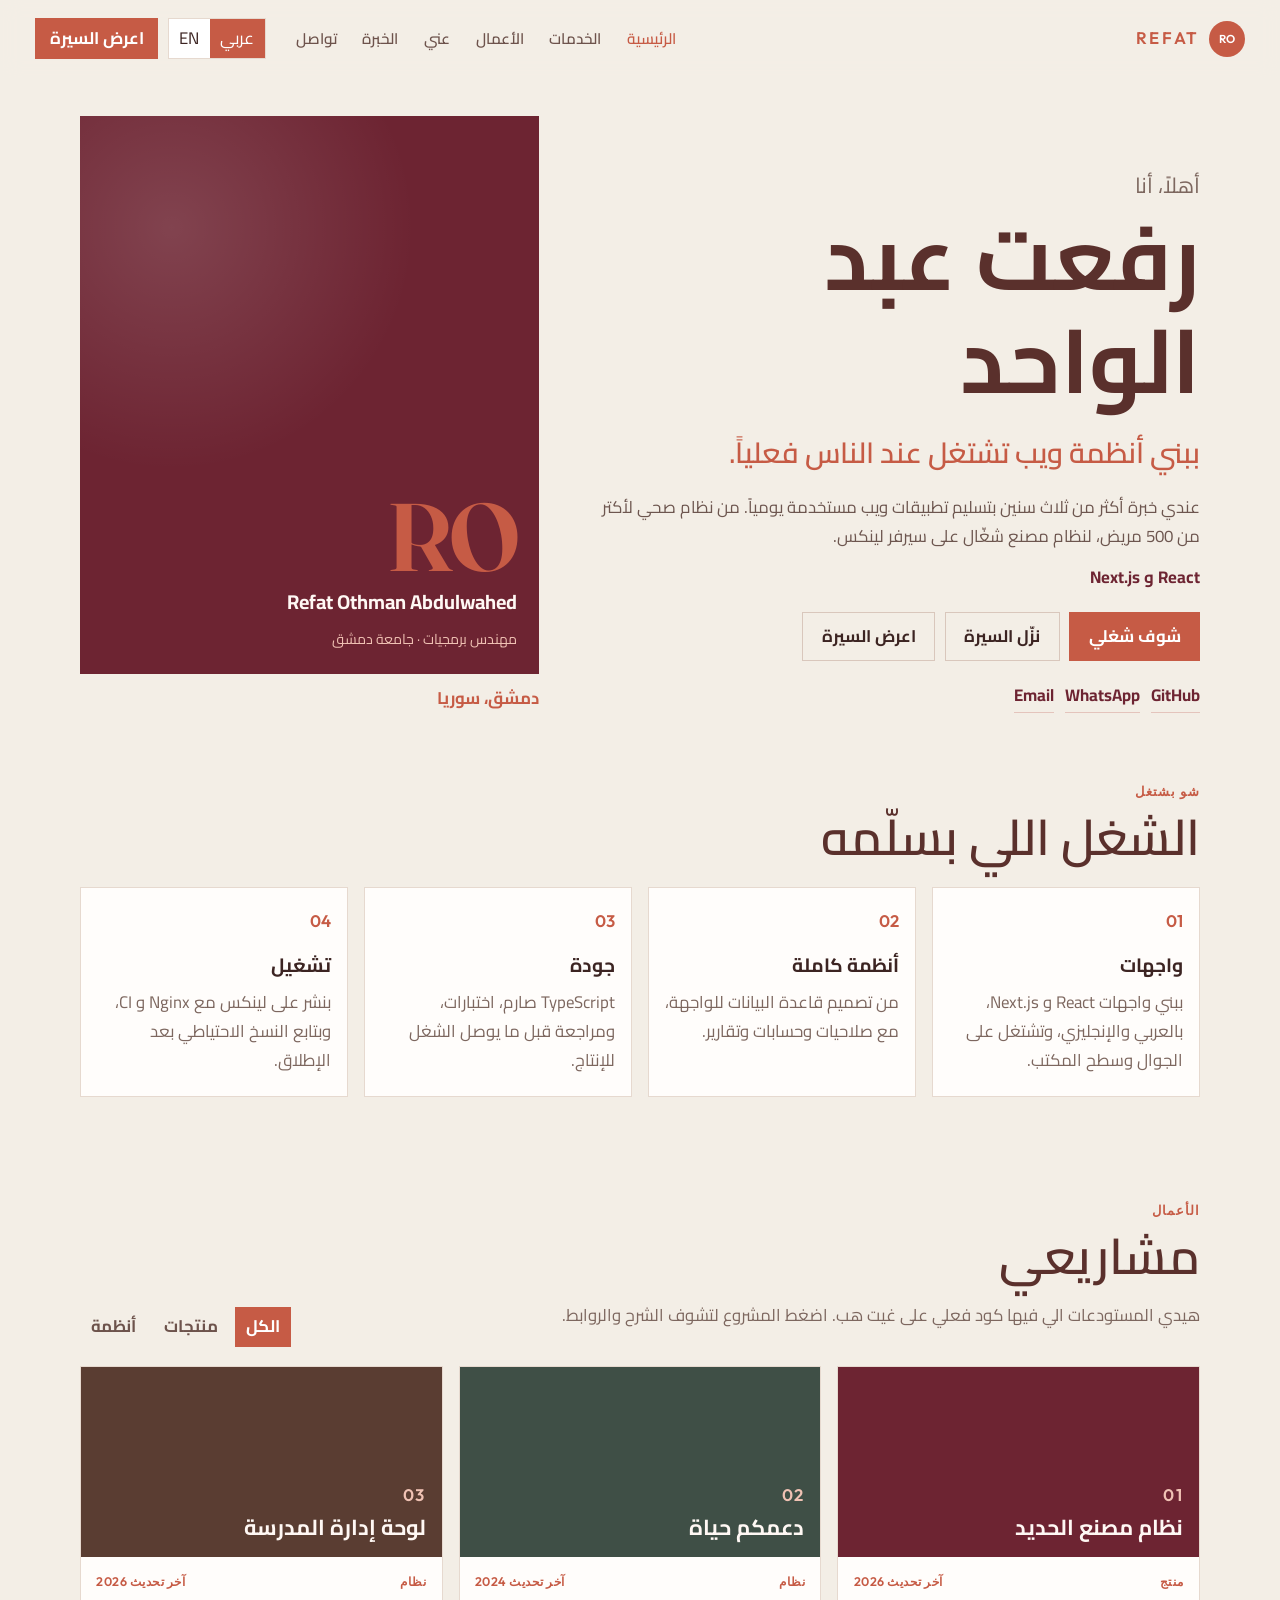
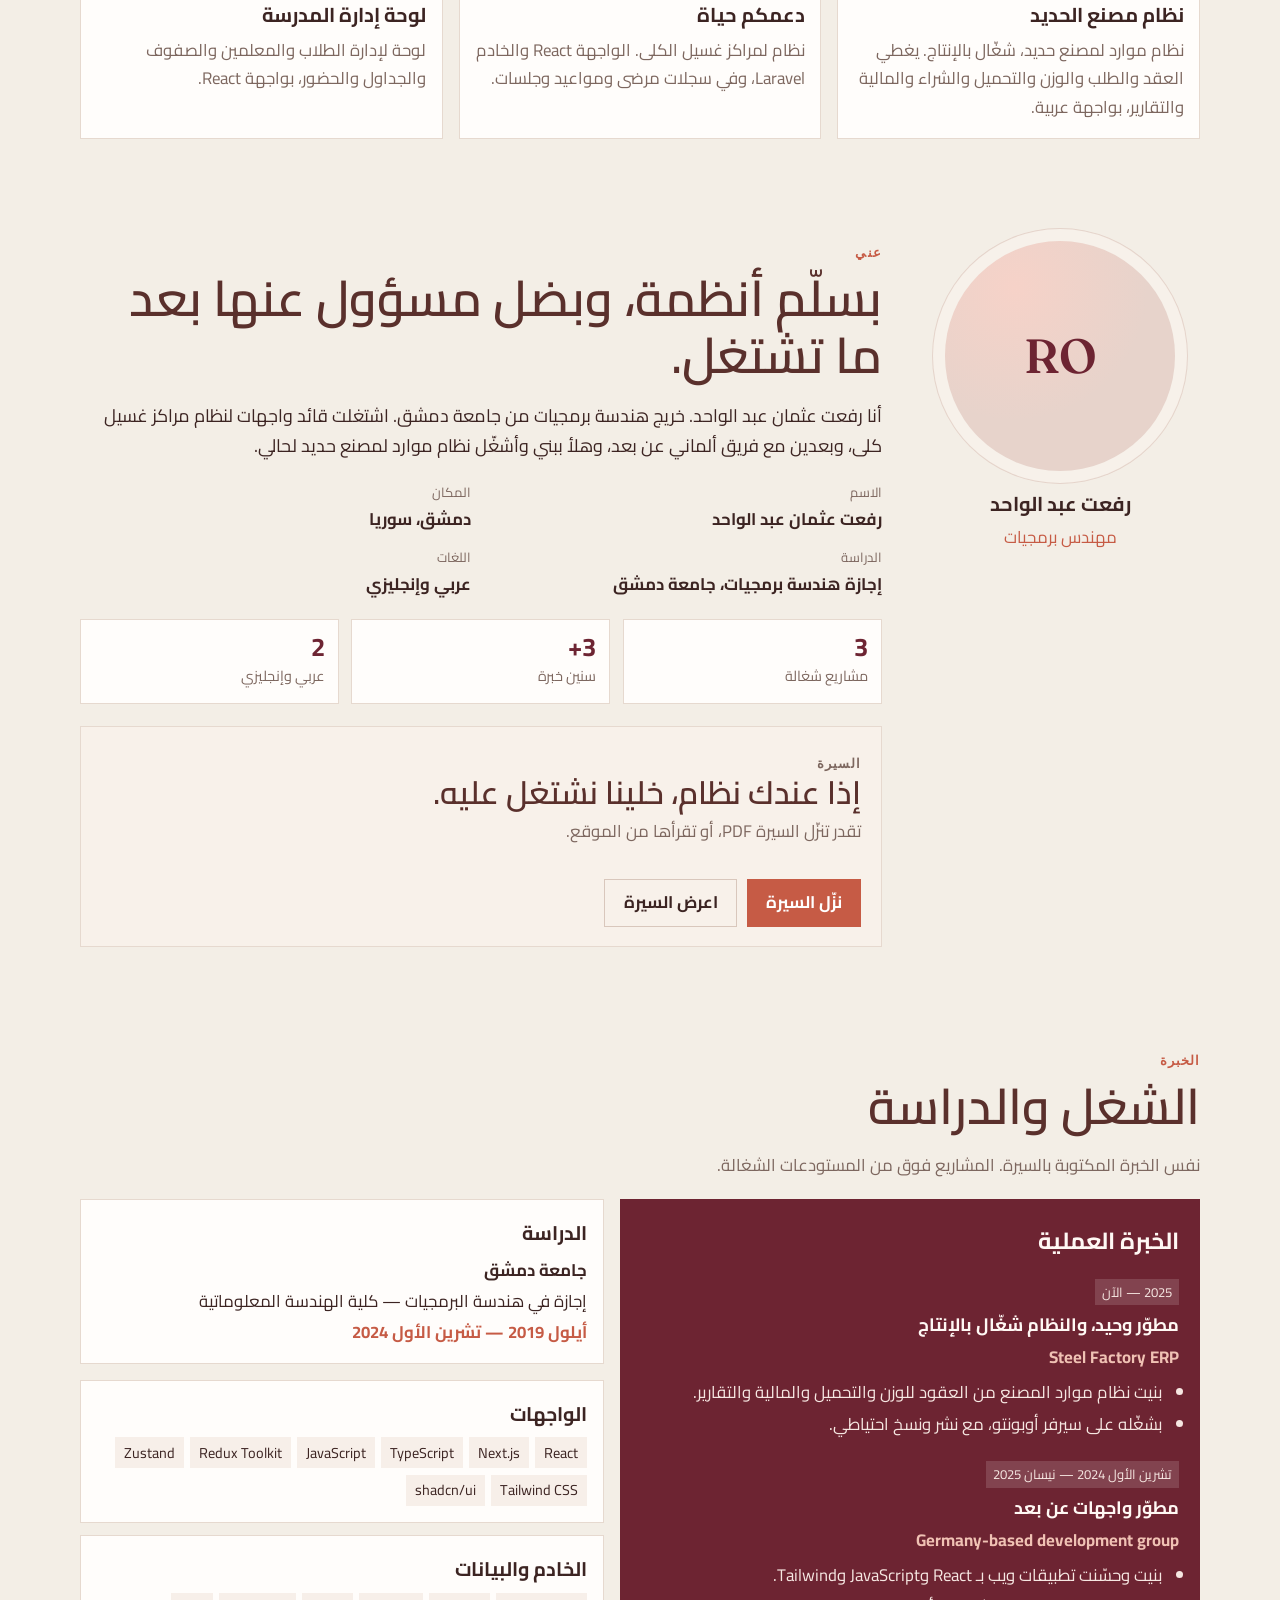
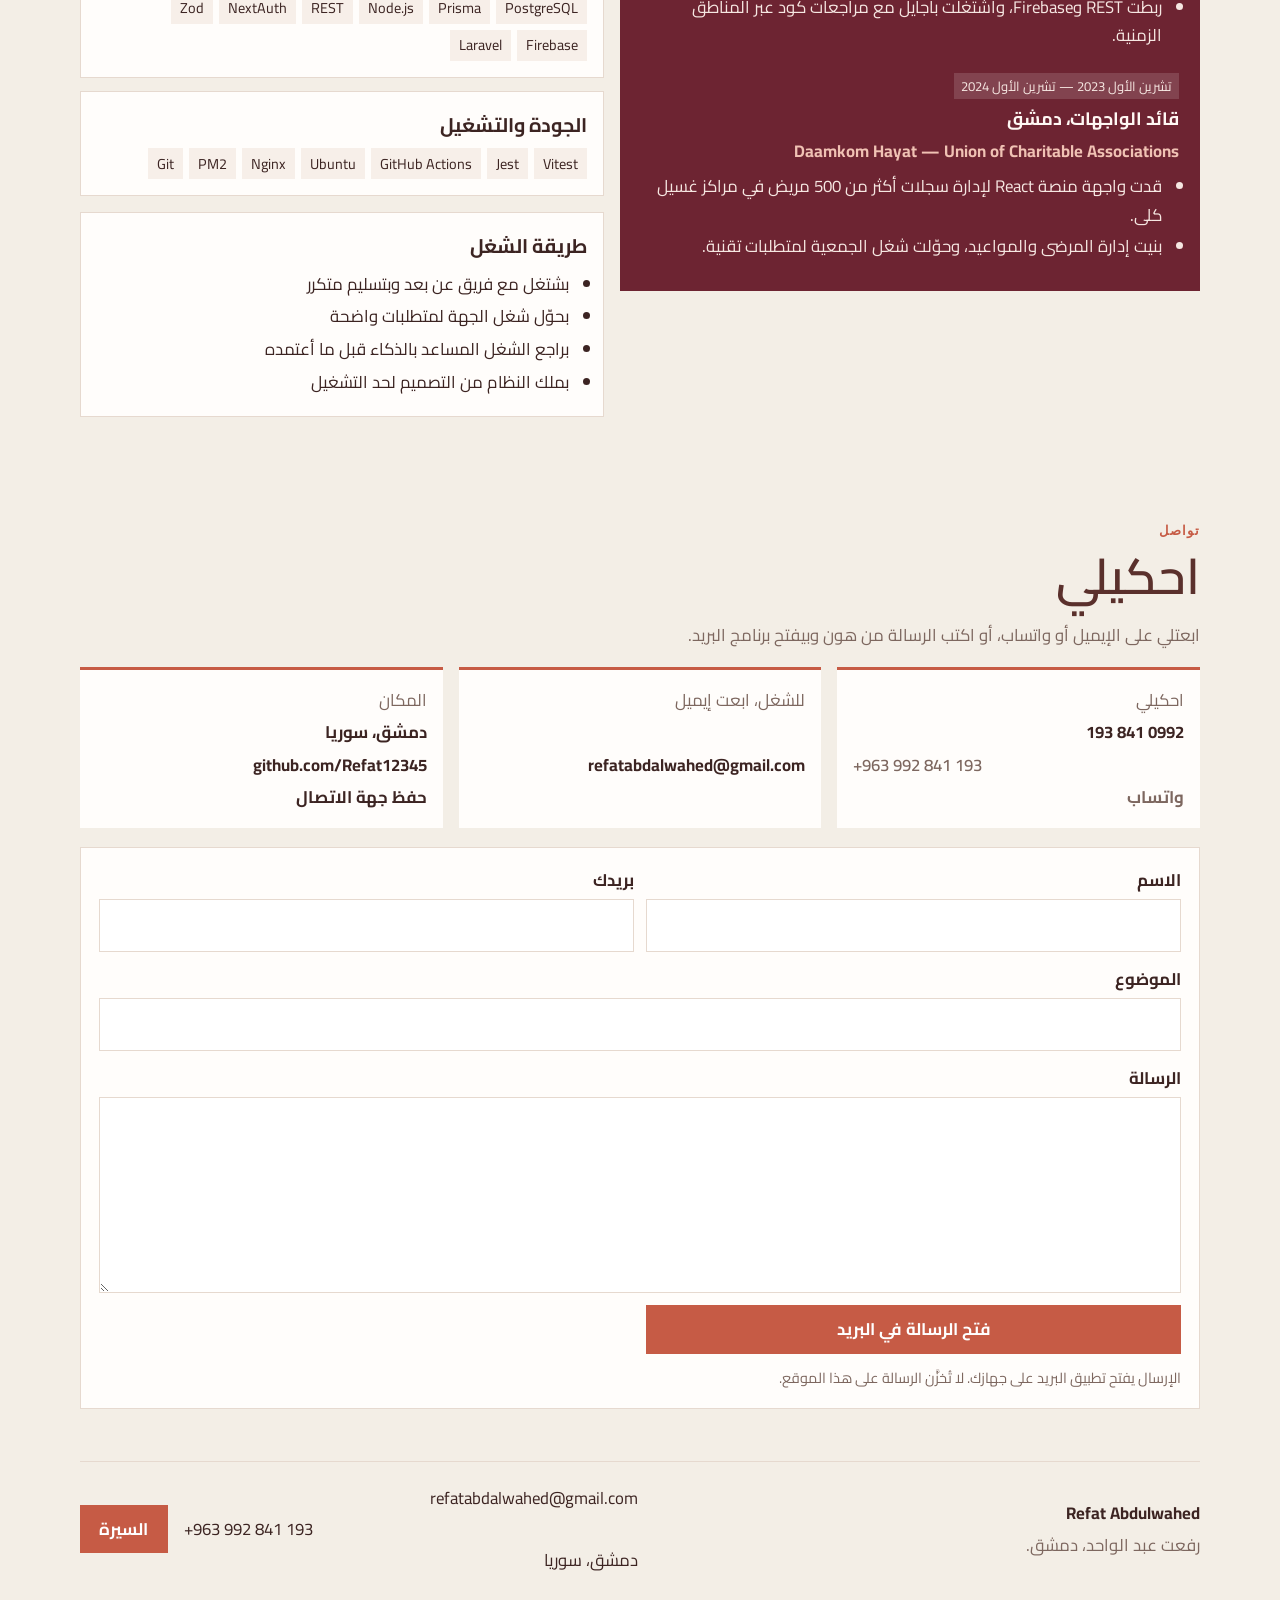
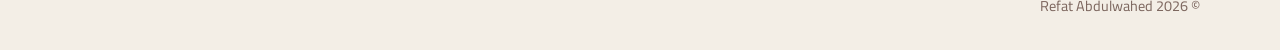
<file: index.html>
<!DOCTYPE html>
<html lang="ar" dir="rtl">
<head>
  <meta charset="UTF-8">
  <meta name="viewport" content="width=device-width, initial-scale=1">
  <meta name="description" content="بورتفوليو رفعت عبد الواحد، مهندس برمجيات خريج جامعة دمشق.">
  <meta name="theme-color" content="#f4efe8">
  <meta name="author" content="Refat Abdulwahed">
  <meta property="og:title" content="رفعت عبد الواحد — مهندس برمجيات">
  <meta property="og:description" content="أنظمة React و Next.js شغالة. دمشق.">
  <meta property="og:type" content="website">
  <meta property="og:url" content="https://eliwi234.github.io/Refat-Portfolio/">
  <link rel="icon" href="assets/favicon.svg" type="image/svg+xml">
  <link rel="stylesheet" href="css/fonts.css">
  <link rel="stylesheet" href="css/styles.css?v=4">
  <title>رفعت عبد الواحد — مهندس برمجيات</title>
  <script>
    (function () {
      var lang = localStorage.getItem("refat-lang");
      if (lang !== "en" && lang !== "ar") lang = "ar";
      document.documentElement.lang = lang;
      document.documentElement.dir = lang === "ar" ? "rtl" : "ltr";
    })();
  </script>
  <script type="application/ld+json">
  {
    "@context": "https://schema.org",
    "@type": "Person",
    "name": "Refat Othman Abdulwahed",
    "alternateName": "رفعت عثمان عبد الواحد",
    "jobTitle": "Software Engineer",
    "alumniOf": "Damascus University",
    "email": "mailto:refatabdalwahed@gmail.com",
    "telephone": "+963992841193",
    "url": "https://github.com/Refat12345",
    "address": {
      "@type": "PostalAddress",
      "addressLocality": "Damascus",
      "addressCountry": "SY"
    }
  }
  </script>
</head>
<body>
  <a class="skip" href="#content">تخطي إلى المحتوى</a>
  <div class="progress" id="progress"></div>

  <header class="nav">
    <a class="brand" href="#top" aria-label="Refat Abdulwahed">
      <span class="brand-mark" aria-hidden="true">RO</span>
      <span>REFAT</span>
    </a>
    <button class="nav-toggle" id="nav-toggle" type="button" aria-expanded="false" aria-controls="nav-panel">
      <span></span><span></span>
      <span class="sr" data-i18n="nav.menu">القائمة</span>
    </button>
    <div class="nav-panel" id="nav-panel">
      <nav class="nav-links" aria-label="primary">
        <a href="#top" data-i18n="nav.home">الرئيسية</a>
        <a href="#services" data-i18n="nav.services">الخدمات</a>
        <a href="#work" data-i18n="nav.work">الأعمال</a>
        <a href="#about" data-i18n="nav.about">عني</a>
        <a href="#resume" data-i18n="nav.resume">الخبرة</a>
        <a href="#contact" data-i18n="nav.contact">تواصل</a>
      </nav>
      <div class="nav-tools">
        <div class="lang" role="group" aria-label="language">
          <button type="button" data-lang="ar" aria-pressed="true">عربي</button>
          <button type="button" data-lang="en" aria-pressed="false">EN</button>
        </div>
        <a class="btn small" href="cv.html">
          <span data-i18n="cv.view">اعرض السيرة</span>
        </a>
      </div>
    </div>
  </header>

  <main id="content">
    <section class="hero" id="top">
      <div class="hero-copy">
        <p class="hero-hello" data-i18n="hero.iam">أهلاً، أنا</p>
        <h1 class="hero-name" id="hero-name"><span>رفعت عبد الواحد</span></h1>
        <p class="hero-tag" data-i18n="hero.tagline"></p>
        <p class="hero-lead" data-i18n="hero.lead"></p>
        <p class="role-line" id="role-rotate">مهندس برمجيات</p>
        <div class="hero-actions">
          <a class="btn" href="#work" data-i18n="hero.primary">شوف شغلي</a>
          <a class="btn ghost" href="assets/cv/Refat-Othman-CV.pdf" download data-i18n="cv.download">نزّل السيرة</a>
          <a class="btn ghost" href="cv.html" data-i18n="cv.view">اعرض السيرة</a>
        </div>
        <div class="hero-social">
          <a href="https://github.com/Refat12345" target="_blank" rel="noreferrer">GitHub</a>
          <a href="https://wa.me/963992841193" target="_blank" rel="noreferrer">WhatsApp</a>
          <a href="mailto:refatabdalwahed@gmail.com">Email</a>
        </div>
      </div>
      <figure class="hero-photo hero-mark">
        <div class="mark-panel">
          <span>RO</span>
          <strong id="hero-alt">Refat Abdulwahed</strong>
          <em data-i18n="hero.eyebrow">مهندس برمجيات · جامعة دمشق</em>
        </div>
        <figcaption>
          <span data-i18n="hero.based">دمشق، سوريا</span>
        </figcaption>
      </figure>
    </section>

    <section class="section reveal" id="services">
      <div class="section-head">
        <p class="kicker" data-i18n="services.kicker">شو بشتغل</p>
        <h2 data-i18n="services.title">الشغل اللي بقدمه</h2>
      </div>
      <div class="service-grid">
        <article>
          <span class="svc-no">01</span>
          <h3 data-i18n="services.s1t"></h3>
          <p data-i18n="services.s1d"></p>
        </article>
        <article>
          <span class="svc-no">02</span>
          <h3 data-i18n="services.s2t"></h3>
          <p data-i18n="services.s2d"></p>
        </article>
        <article>
          <span class="svc-no">03</span>
          <h3 data-i18n="services.s3t"></h3>
          <p data-i18n="services.s3d"></p>
        </article>
        <article>
          <span class="svc-no">04</span>
          <h3 data-i18n="services.s4t"></h3>
          <p data-i18n="services.s4d"></p>
        </article>
      </div>
    </section>

    <section class="section reveal" id="work">
      <div class="section-head split">
        <div>
          <p class="kicker" data-i18n="work.kicker">الأعمال</p>
          <h2 data-i18n="work.title"></h2>
          <p class="section-lead" data-i18n="work.lead"></p>
        </div>
        <div class="filters" role="group">
          <button type="button" data-filter="all" aria-pressed="true" data-i18n="filter.all">الكل</button>
          <button type="button" data-filter="product" aria-pressed="false" data-i18n="filter.product">منتجات</button>
          <button type="button" data-filter="system" aria-pressed="false" data-i18n="filter.system">أنظمة</button>
        </div>
      </div>
      <div id="work-list" class="work-list"></div>
    </section>

    <section class="section about reveal" id="about">
      <div class="about-layout">
        <div class="portrait-wrap">
          <div class="portrait-frame">
            <span class="monogram" aria-hidden="true">RO</span>
          </div>
          <p class="portrait-name" id="about-name">رفعت عبد الواحد</p>
          <p class="portrait-role">مهندس برمجيات</p>
        </div>
        <div class="about-copy">
          <p class="kicker" data-i18n="about.kicker">عني</p>
          <h2 data-i18n="about.title"></h2>
          <p class="about-body" data-i18n="about.body"></p>
          <dl class="about-list">
            <div><dt data-i18n="about.p1t"></dt><dd data-i18n="about.p1d"></dd></div>
            <div><dt data-i18n="about.p2t"></dt><dd data-i18n="about.p2d"></dd></div>
            <div><dt data-i18n="about.p3t"></dt><dd data-i18n="about.p3d"></dd></div>
            <div><dt data-i18n="about.p4t"></dt><dd data-i18n="about.p4d"></dd></div>
          </dl>
          <div class="stats">
            <div><strong id="stat-projects">8</strong><span data-i18n="stat.projects"></span></div>
            <div><strong>3+</strong><span data-i18n="stat.years"></span></div>
            <div><strong>2</strong><span data-i18n="stat.langs"></span></div>
          </div>
          <div class="cv-box" id="cv">
            <div>
              <p class="kicker" data-i18n="cv.kicker">السيرة</p>
              <h3 data-i18n="cv.title"></h3>
              <p data-i18n="cv.lead"></p>
            </div>
            <div class="cv-actions">
              <a class="btn" href="assets/cv/Refat-Othman-CV.pdf" download data-i18n="cv.download">تنزيل السيرة PDF</a>
              <a class="btn ghost" href="cv.html" data-i18n="cv.view">عرض السيرة</a>
            </div>
          </div>
        </div>
      </div>
    </section>

    <section class="section reveal" id="resume">
      <div class="section-head">
        <p class="kicker" data-i18n="resume.kicker">الخبرة</p>
        <h2 data-i18n="resume.title"></h2>
        <p class="section-lead" data-i18n="resume.lead"></p>
      </div>
      <div class="resume-grid">
        <div id="company-board"></div>
        <div class="resume-side">
          <article class="edu-card">
            <h3 data-i18n="resume.academic"></h3>
            <p class="edu-school" data-i18n="edu.school"></p>
            <p data-i18n="edu.degree"></p>
            <p class="edu-note" data-i18n="edu.note"></p>
          </article>
          <div id="skill-groups" class="skill-groups"></div>
          <article class="ability-card">
            <h3 data-i18n="resume.abilities"></h3>
            <ul>
              <li data-i18n="ability.1"></li>
              <li data-i18n="ability.2"></li>
              <li data-i18n="ability.3"></li>
              <li data-i18n="ability.4"></li>
            </ul>
          </article>
        </div>
      </div>
    </section>

    <section class="section contact reveal" id="contact">
      <div class="section-head">
        <p class="kicker" data-i18n="contact.kicker">تواصل</p>
        <h2 data-i18n="contact.title"></h2>
        <p class="section-lead" data-i18n="contact.lead"></p>
      </div>

      <div class="reach">
        <article>
          <p data-i18n="contact.call">احكيلي</p>
          <a href="tel:+963992841193">0992 841 193</a>
          <span class="sub ltr">+963 992 841 193</span>
          <a class="sub-link" href="https://wa.me/963992841193" target="_blank" rel="noreferrer" data-i18n="contact.whatsapp">واتساب</a>
        </article>
        <article>
          <p data-i18n="contact.mail">للشغل، ابعت إيميل</p>
          <a href="mailto:refatabdalwahed@gmail.com">refatabdalwahed@gmail.com</a>
        </article>
        <article>
          <p data-i18n="contact.place">المكان</p>
          <strong data-i18n="about.p2d">دمشق، سوريا</strong>
          <a href="https://github.com/Refat12345" target="_blank" rel="noreferrer">github.com/Refat12345</a>
          <a href="assets/contact/Refat-Othman.vcf" download data-i18n="contact.save">حفظ جهة الاتصال</a>
        </article>
      </div>

      <form id="contact-form" class="form">
        <label>
          <span data-i18n="contact.formName">الاسم</span>
          <input id="form-name" name="name" type="text" required autocomplete="name">
        </label>
        <label>
          <span data-i18n="contact.formEmail">بريدك</span>
          <input id="form-email" name="email" type="email" required autocomplete="email">
        </label>
        <label class="full">
          <span data-i18n="contact.subjectField">الموضوع</span>
          <input id="form-subject" name="subject" type="text" autocomplete="off">
        </label>
        <label class="full">
          <span data-i18n="contact.formMessage">الرسالة</span>
          <textarea id="form-message" name="message" rows="6" required></textarea>
        </label>
        <button class="btn" type="submit" data-i18n="contact.send">فتح الرسالة في البريد</button>
        <p class="quiet" data-i18n="contact.note"></p>
      </form>
    </section>
  </main>

  <footer class="footer">
    <div>
      <strong>Refat Abdulwahed</strong>
      <p data-i18n="footer.note"></p>
    </div>
    <div class="footer-meta">
      <a href="mailto:refatabdalwahed@gmail.com">refatabdalwahed@gmail.com</a>
      <a class="ltr" href="tel:+963992841193">+963 992 841 193</a>
      <span data-i18n="about.p2d">دمشق، سوريا</span>
    </div>
    <a class="btn" href="#cv" data-i18n="nav.cv">السيرة</a>
    <p class="copy">© <span id="year">2026</span> Refat Abdulwahed</p>
  </footer>

  <div id="lightbox" class="lightbox" hidden>
    <button type="button" class="lightbox-close" id="lightbox-close" data-i18n="project.close">إغلاق</button>
    <img id="lightbox-img" alt="">
  </div>
  <div id="toast" role="status"></div>
  <noscript><p class="noscript">فعّل JavaScript لعرض المشاريع وتبديل اللغة.</p></noscript>

  <script src="js/content.js"></script>
  <script src="js/main.js"></script>
</body>
</html>
</file>
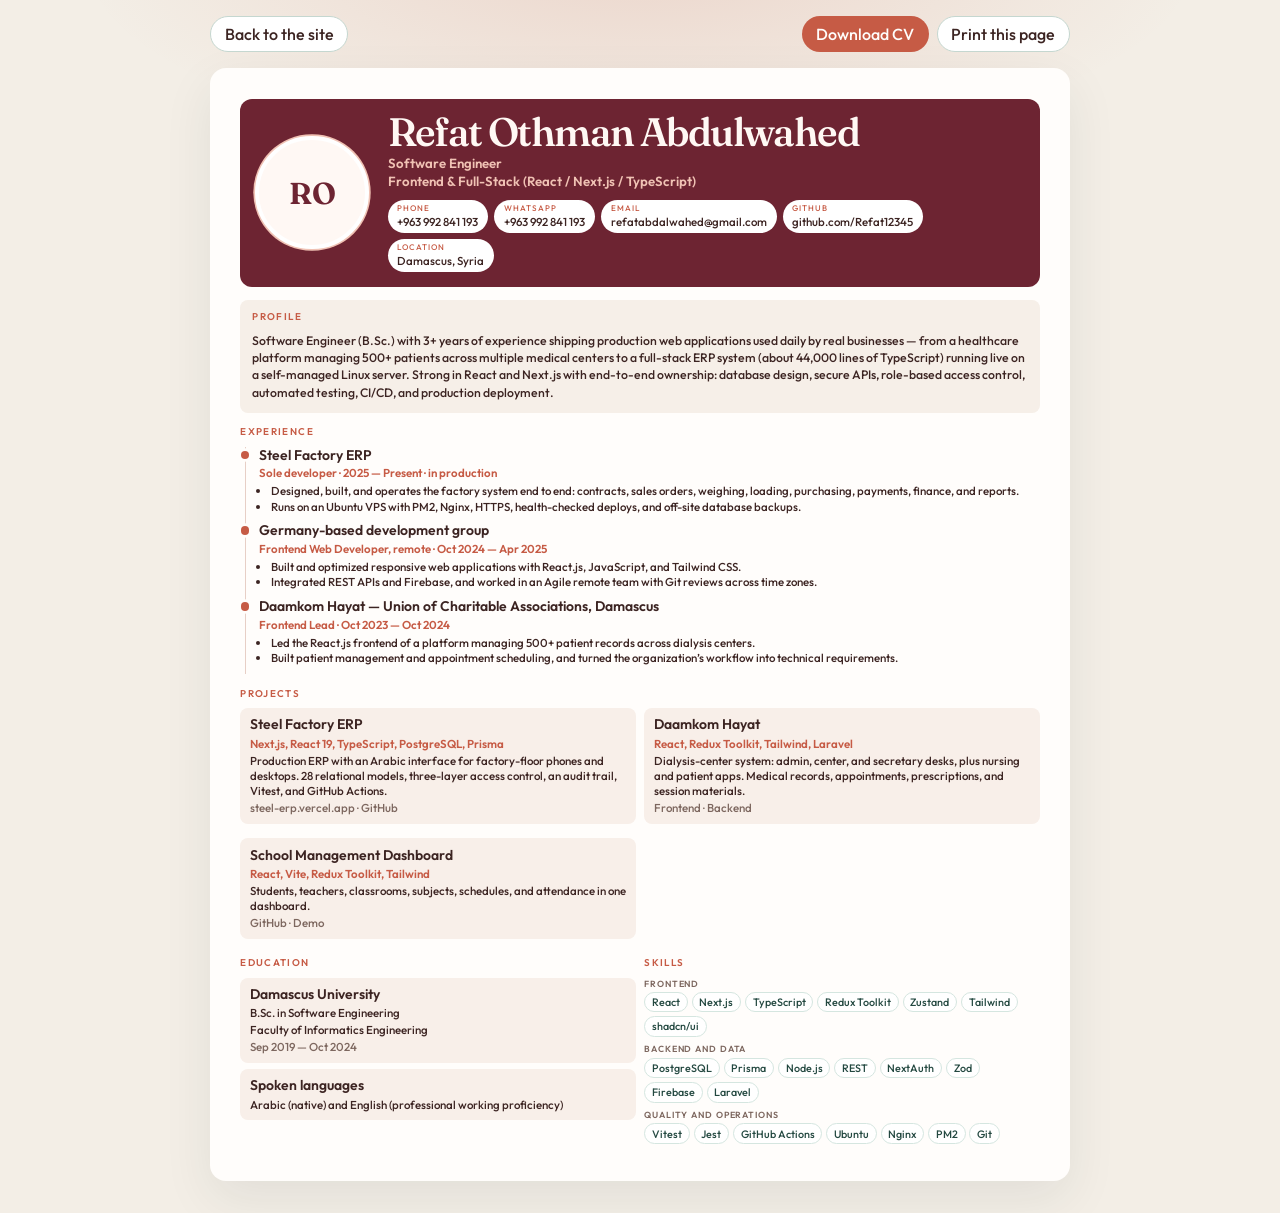
<file: cv.html>
<!DOCTYPE html>
<html lang="en" dir="ltr">
<head>
  <meta charset="UTF-8">
  <meta name="viewport" content="width=device-width, initial-scale=1">
  <title>Refat Othman Abdulwahed — CV</title>
  <link rel="icon" href="assets/favicon.svg" type="image/svg+xml">
  <link rel="stylesheet" href="css/fonts.css">
  <link rel="stylesheet" href="css/cv.css?v=3">
</head>
<body>
  <div class="top">
    <a href="index.html">Back to the site</a>
    <div class="top-actions">
      <a class="solid" href="assets/cv/Refat-Othman-CV.pdf" download>Download CV</a>
      <a href="#" onclick="window.print(); return false;">Print this page</a>
    </div>
  </div>

  <article class="sheet">
    <header class="head">
      <div class="photo mark" aria-hidden="true">RO</div>
      <div class="who">
        <h1>Refat Othman Abdulwahed</h1>
        <p class="role">Software Engineer<br>Frontend &amp; Full-Stack (React / Next.js / TypeScript)</p>
        <ul class="contact">
          <li><span>Phone</span><a href="tel:+963992841193">+963 992 841 193</a></li>
          <li><span>WhatsApp</span><a href="https://wa.me/963992841193">+963 992 841 193</a></li>
          <li><span>Email</span><a href="mailto:refatabdalwahed@gmail.com">refatabdalwahed@gmail.com</a></li>
          <li><span>GitHub</span><a href="https://github.com/Refat12345">github.com/Refat12345</a></li>
          <li><span>Location</span>Damascus, Syria</li>
        </ul>
      </div>
    </header>

    <section class="about">
      <h2>Profile</h2>
      <p>Software Engineer (B.Sc.) with 3+ years of experience shipping production web applications used daily by real businesses — from a healthcare platform managing 500+ patients across multiple medical centers to a full-stack ERP system (about 44,000 lines of TypeScript) running live on a self-managed Linux server. Strong in React and Next.js with end-to-end ownership: database design, secure APIs, role-based access control, automated testing, CI/CD, and production deployment.</p>
    </section>

    <section class="block">
      <h2>Experience</h2>
      <div class="jobs">
        <article class="job">
          <h3>Steel Factory ERP</h3>
          <p class="position">Sole developer · 2025 — Present · in production</p>
          <ul>
            <li>Designed, built, and operates the factory system end to end: contracts, sales orders, weighing, loading, purchasing, payments, finance, and reports.</li>
            <li>Runs on an Ubuntu VPS with PM2, Nginx, HTTPS, health-checked deploys, and off-site database backups.</li>
          </ul>
        </article>
        <article class="job">
          <h3>Germany-based development group</h3>
          <p class="position">Frontend Web Developer, remote · Oct 2024 — Apr 2025</p>
          <ul>
            <li>Built and optimized responsive web applications with React.js, JavaScript, and Tailwind CSS.</li>
            <li>Integrated REST APIs and Firebase, and worked in an Agile remote team with Git reviews across time zones.</li>
          </ul>
        </article>
        <article class="job">
          <h3>Daamkom Hayat — Union of Charitable Associations, Damascus</h3>
          <p class="position">Frontend Lead · Oct 2023 — Oct 2024</p>
          <ul>
            <li>Led the React.js frontend of a platform managing 500+ patient records across dialysis centers.</li>
            <li>Built patient management and appointment scheduling, and turned the organization’s workflow into technical requirements.</li>
          </ul>
        </article>
      </div>
    </section>

    <section class="block">
      <h2>Projects</h2>
      <div class="projects">
        <article class="card">
          <h3>Steel Factory ERP</h3>
          <p class="meta">Next.js, React 19, TypeScript, PostgreSQL, Prisma</p>
          <p>Production ERP with an Arabic interface for factory-floor phones and desktops. 28 relational models, three-layer access control, an audit trail, Vitest, and GitHub Actions.</p>
          <p class="note"><a href="https://steel-erp.vercel.app">steel-erp.vercel.app</a> · <a href="https://github.com/Refat12345/steel-erp">GitHub</a></p>
        </article>
        <article class="card">
          <h3>Daamkom Hayat</h3>
          <p class="meta">React, Redux Toolkit, Tailwind, Laravel</p>
          <p>Dialysis-center system: admin, center, and secretary desks, plus nursing and patient apps. Medical records, appointments, prescriptions, and session materials.</p>
          <p class="note"><a href="https://github.com/Refat12345/dialysis-management-system">Frontend</a> · <a href="https://github.com/Refat12345/graduation-backend">Backend</a></p>
        </article>
        <article class="card">
          <h3>School Management Dashboard</h3>
          <p class="meta">React, Vite, Redux Toolkit, Tailwind</p>
          <p>Students, teachers, classrooms, subjects, schedules, and attendance in one dashboard.</p>
          <p class="note"><a href="https://github.com/Refat12345/school-management-dashboard">GitHub</a> · <a href="https://www.youtube.com/watch?v=HUCtej-cbsM">Demo</a></p>
        </article>
      </div>
    </section>

    <div class="split">
      <section>
        <h2>Education</h2>
        <article class="card">
          <h3>Damascus University</h3>
          <p>B.Sc. in Software Engineering</p>
          <p>Faculty of Informatics Engineering</p>
          <p class="note">Sep 2019 — Oct 2024</p>
        </article>
        <article class="card">
          <h3>Spoken languages</h3>
          <p>Arabic (native) and English (professional working proficiency)</p>
        </article>
      </section>
      <section>
        <h2>Skills</h2>
        <div class="group">
          <h3>Frontend</h3>
          <div class="pills"><span>React</span><span>Next.js</span><span>TypeScript</span><span>Redux Toolkit</span><span>Zustand</span><span>Tailwind</span><span>shadcn/ui</span></div>
        </div>
        <div class="group">
          <h3>Backend and data</h3>
          <div class="pills"><span>PostgreSQL</span><span>Prisma</span><span>Node.js</span><span>REST</span><span>NextAuth</span><span>Zod</span><span>Firebase</span><span>Laravel</span></div>
        </div>
        <div class="group">
          <h3>Quality and operations</h3>
          <div class="pills"><span>Vitest</span><span>Jest</span><span>GitHub Actions</span><span>Ubuntu</span><span>Nginx</span><span>PM2</span><span>Git</span></div>
        </div>
      </section>
    </div>
  </article>
</body>
</html>
</file>
<file: css/fonts.css>
/* arabic */
@font-face {
  font-family: 'Cairo';
  font-style: normal;
  font-weight: 400;
  font-display: swap;
  src: url(../assets/fonts/SLXVc1nY6HkvangtZmpQdkhzfH5lkSscQyyS4J0.woff2) format('woff2');
  unicode-range: U+0600-06FF, U+0750-077F, U+0870-088E, U+0890-0891, U+0897-08E1, U+08E3-08FF, U+200C-200E, U+2010-2011, U+204F, U+2E41, U+FB50-FDFF, U+FE70-FE74, U+FE76-FEFC, U+102E0-102FB, U+10E60-10E7E, U+10EC2-10EC4, U+10EFC-10EFF, U+1EE00-1EE03, U+1EE05-1EE1F, U+1EE21-1EE22, U+1EE24, U+1EE27, U+1EE29-1EE32, U+1EE34-1EE37, U+1EE39, U+1EE3B, U+1EE42, U+1EE47, U+1EE49, U+1EE4B, U+1EE4D-1EE4F, U+1EE51-1EE52, U+1EE54, U+1EE57, U+1EE59, U+1EE5B, U+1EE5D, U+1EE5F, U+1EE61-1EE62, U+1EE64, U+1EE67-1EE6A, U+1EE6C-1EE72, U+1EE74-1EE77, U+1EE79-1EE7C, U+1EE7E, U+1EE80-1EE89, U+1EE8B-1EE9B, U+1EEA1-1EEA3, U+1EEA5-1EEA9, U+1EEAB-1EEBB, U+1EEF0-1EEF1;
}
/* latin-ext */
@font-face {
  font-family: 'Cairo';
  font-style: normal;
  font-weight: 400;
  font-display: swap;
  src: url(../assets/fonts/SLXVc1nY6HkvangtZmpQdkhzfH5lkSscSCyS4J0.woff2) format('woff2');
  unicode-range: U+0100-02BA, U+02BD-02C5, U+02C7-02CC, U+02CE-02D7, U+02DD-02FF, U+0304, U+0308, U+0329, U+1D00-1DBF, U+1E00-1E9F, U+1EF2-1EFF, U+2020, U+20A0-20AB, U+20AD-20C0, U+2113, U+2C60-2C7F, U+A720-A7FF;
}
/* latin */
@font-face {
  font-family: 'Cairo';
  font-style: normal;
  font-weight: 400;
  font-display: swap;
  src: url(../assets/fonts/SLXVc1nY6HkvangtZmpQdkhzfH5lkSscRiyS.woff2) format('woff2');
  unicode-range: U+0000-00FF, U+0131, U+0152-0153, U+02BB-02BC, U+02C6, U+02DA, U+02DC, U+0304, U+0308, U+0329, U+2000-206F, U+20AC, U+2122, U+2191, U+2193, U+2212, U+2215, U+FEFF, U+FFFD;
}
/* arabic */
@font-face {
  font-family: 'Cairo';
  font-style: normal;
  font-weight: 500;
  font-display: swap;
  src: url(../assets/fonts/SLXVc1nY6HkvangtZmpQdkhzfH5lkSscQyyS4J0.woff2) format('woff2');
  unicode-range: U+0600-06FF, U+0750-077F, U+0870-088E, U+0890-0891, U+0897-08E1, U+08E3-08FF, U+200C-200E, U+2010-2011, U+204F, U+2E41, U+FB50-FDFF, U+FE70-FE74, U+FE76-FEFC, U+102E0-102FB, U+10E60-10E7E, U+10EC2-10EC4, U+10EFC-10EFF, U+1EE00-1EE03, U+1EE05-1EE1F, U+1EE21-1EE22, U+1EE24, U+1EE27, U+1EE29-1EE32, U+1EE34-1EE37, U+1EE39, U+1EE3B, U+1EE42, U+1EE47, U+1EE49, U+1EE4B, U+1EE4D-1EE4F, U+1EE51-1EE52, U+1EE54, U+1EE57, U+1EE59, U+1EE5B, U+1EE5D, U+1EE5F, U+1EE61-1EE62, U+1EE64, U+1EE67-1EE6A, U+1EE6C-1EE72, U+1EE74-1EE77, U+1EE79-1EE7C, U+1EE7E, U+1EE80-1EE89, U+1EE8B-1EE9B, U+1EEA1-1EEA3, U+1EEA5-1EEA9, U+1EEAB-1EEBB, U+1EEF0-1EEF1;
}
/* latin-ext */
@font-face {
  font-family: 'Cairo';
  font-style: normal;
  font-weight: 500;
  font-display: swap;
  src: url(../assets/fonts/SLXVc1nY6HkvangtZmpQdkhzfH5lkSscSCyS4J0.woff2) format('woff2');
  unicode-range: U+0100-02BA, U+02BD-02C5, U+02C7-02CC, U+02CE-02D7, U+02DD-02FF, U+0304, U+0308, U+0329, U+1D00-1DBF, U+1E00-1E9F, U+1EF2-1EFF, U+2020, U+20A0-20AB, U+20AD-20C0, U+2113, U+2C60-2C7F, U+A720-A7FF;
}
/* latin */
@font-face {
  font-family: 'Cairo';
  font-style: normal;
  font-weight: 500;
  font-display: swap;
  src: url(../assets/fonts/SLXVc1nY6HkvangtZmpQdkhzfH5lkSscRiyS.woff2) format('woff2');
  unicode-range: U+0000-00FF, U+0131, U+0152-0153, U+02BB-02BC, U+02C6, U+02DA, U+02DC, U+0304, U+0308, U+0329, U+2000-206F, U+20AC, U+2122, U+2191, U+2193, U+2212, U+2215, U+FEFF, U+FFFD;
}
/* arabic */
@font-face {
  font-family: 'Cairo';
  font-style: normal;
  font-weight: 600;
  font-display: swap;
  src: url(../assets/fonts/SLXVc1nY6HkvangtZmpQdkhzfH5lkSscQyyS4J0.woff2) format('woff2');
  unicode-range: U+0600-06FF, U+0750-077F, U+0870-088E, U+0890-0891, U+0897-08E1, U+08E3-08FF, U+200C-200E, U+2010-2011, U+204F, U+2E41, U+FB50-FDFF, U+FE70-FE74, U+FE76-FEFC, U+102E0-102FB, U+10E60-10E7E, U+10EC2-10EC4, U+10EFC-10EFF, U+1EE00-1EE03, U+1EE05-1EE1F, U+1EE21-1EE22, U+1EE24, U+1EE27, U+1EE29-1EE32, U+1EE34-1EE37, U+1EE39, U+1EE3B, U+1EE42, U+1EE47, U+1EE49, U+1EE4B, U+1EE4D-1EE4F, U+1EE51-1EE52, U+1EE54, U+1EE57, U+1EE59, U+1EE5B, U+1EE5D, U+1EE5F, U+1EE61-1EE62, U+1EE64, U+1EE67-1EE6A, U+1EE6C-1EE72, U+1EE74-1EE77, U+1EE79-1EE7C, U+1EE7E, U+1EE80-1EE89, U+1EE8B-1EE9B, U+1EEA1-1EEA3, U+1EEA5-1EEA9, U+1EEAB-1EEBB, U+1EEF0-1EEF1;
}
/* latin-ext */
@font-face {
  font-family: 'Cairo';
  font-style: normal;
  font-weight: 600;
  font-display: swap;
  src: url(../assets/fonts/SLXVc1nY6HkvangtZmpQdkhzfH5lkSscSCyS4J0.woff2) format('woff2');
  unicode-range: U+0100-02BA, U+02BD-02C5, U+02C7-02CC, U+02CE-02D7, U+02DD-02FF, U+0304, U+0308, U+0329, U+1D00-1DBF, U+1E00-1E9F, U+1EF2-1EFF, U+2020, U+20A0-20AB, U+20AD-20C0, U+2113, U+2C60-2C7F, U+A720-A7FF;
}
/* latin */
@font-face {
  font-family: 'Cairo';
  font-style: normal;
  font-weight: 600;
  font-display: swap;
  src: url(../assets/fonts/SLXVc1nY6HkvangtZmpQdkhzfH5lkSscRiyS.woff2) format('woff2');
  unicode-range: U+0000-00FF, U+0131, U+0152-0153, U+02BB-02BC, U+02C6, U+02DA, U+02DC, U+0304, U+0308, U+0329, U+2000-206F, U+20AC, U+2122, U+2191, U+2193, U+2212, U+2215, U+FEFF, U+FFFD;
}
/* arabic */
@font-face {
  font-family: 'Cairo';
  font-style: normal;
  font-weight: 700;
  font-display: swap;
  src: url(../assets/fonts/SLXVc1nY6HkvangtZmpQdkhzfH5lkSscQyyS4J0.woff2) format('woff2');
  unicode-range: U+0600-06FF, U+0750-077F, U+0870-088E, U+0890-0891, U+0897-08E1, U+08E3-08FF, U+200C-200E, U+2010-2011, U+204F, U+2E41, U+FB50-FDFF, U+FE70-FE74, U+FE76-FEFC, U+102E0-102FB, U+10E60-10E7E, U+10EC2-10EC4, U+10EFC-10EFF, U+1EE00-1EE03, U+1EE05-1EE1F, U+1EE21-1EE22, U+1EE24, U+1EE27, U+1EE29-1EE32, U+1EE34-1EE37, U+1EE39, U+1EE3B, U+1EE42, U+1EE47, U+1EE49, U+1EE4B, U+1EE4D-1EE4F, U+1EE51-1EE52, U+1EE54, U+1EE57, U+1EE59, U+1EE5B, U+1EE5D, U+1EE5F, U+1EE61-1EE62, U+1EE64, U+1EE67-1EE6A, U+1EE6C-1EE72, U+1EE74-1EE77, U+1EE79-1EE7C, U+1EE7E, U+1EE80-1EE89, U+1EE8B-1EE9B, U+1EEA1-1EEA3, U+1EEA5-1EEA9, U+1EEAB-1EEBB, U+1EEF0-1EEF1;
}
/* latin-ext */
@font-face {
  font-family: 'Cairo';
  font-style: normal;
  font-weight: 700;
  font-display: swap;
  src: url(../assets/fonts/SLXVc1nY6HkvangtZmpQdkhzfH5lkSscSCyS4J0.woff2) format('woff2');
  unicode-range: U+0100-02BA, U+02BD-02C5, U+02C7-02CC, U+02CE-02D7, U+02DD-02FF, U+0304, U+0308, U+0329, U+1D00-1DBF, U+1E00-1E9F, U+1EF2-1EFF, U+2020, U+20A0-20AB, U+20AD-20C0, U+2113, U+2C60-2C7F, U+A720-A7FF;
}
/* latin */
@font-face {
  font-family: 'Cairo';
  font-style: normal;
  font-weight: 700;
  font-display: swap;
  src: url(../assets/fonts/SLXVc1nY6HkvangtZmpQdkhzfH5lkSscRiyS.woff2) format('woff2');
  unicode-range: U+0000-00FF, U+0131, U+0152-0153, U+02BB-02BC, U+02C6, U+02DA, U+02DC, U+0304, U+0308, U+0329, U+2000-206F, U+20AC, U+2122, U+2191, U+2193, U+2212, U+2215, U+FEFF, U+FFFD;
}
/* vietnamese */
@font-face {
  font-family: 'Fraunces';
  font-style: italic;
  font-weight: 520;
  font-display: swap;
  src: url(../assets/fonts/6NU58FyLNQOQZAnv9ZwNjucMHVn85Ni7emAe9lKqZTnbB-gzTK0K1ChjdfeQ_5Y.woff2) format('woff2');
  unicode-range: U+0102-0103, U+0110-0111, U+0128-0129, U+0168-0169, U+01A0-01A1, U+01AF-01B0, U+0300-0301, U+0303-0304, U+0308-0309, U+0323, U+0329, U+1EA0-1EF9, U+20AB;
}
/* latin-ext */
@font-face {
  font-family: 'Fraunces';
  font-style: italic;
  font-weight: 520;
  font-display: swap;
  src: url(../assets/fonts/6NU58FyLNQOQZAnv9ZwNjucMHVn85Ni7emAe9lKqZTnbB-gzTK0K1ChjdPeQ_5Y.woff2) format('woff2');
  unicode-range: U+0100-02BA, U+02BD-02C5, U+02C7-02CC, U+02CE-02D7, U+02DD-02FF, U+0304, U+0308, U+0329, U+1D00-1DBF, U+1E00-1E9F, U+1EF2-1EFF, U+2020, U+20A0-20AB, U+20AD-20C0, U+2113, U+2C60-2C7F, U+A720-A7FF;
}
/* latin */
@font-face {
  font-family: 'Fraunces';
  font-style: italic;
  font-weight: 520;
  font-display: swap;
  src: url(../assets/fonts/6NU58FyLNQOQZAnv9ZwNjucMHVn85Ni7emAe9lKqZTnbB-gzTK0K1ChjeveQ.woff2) format('woff2');
  unicode-range: U+0000-00FF, U+0131, U+0152-0153, U+02BB-02BC, U+02C6, U+02DA, U+02DC, U+0304, U+0308, U+0329, U+2000-206F, U+20AC, U+2122, U+2191, U+2193, U+2212, U+2215, U+FEFF, U+FFFD;
}
/* vietnamese */
@font-face {
  font-family: 'Fraunces';
  font-style: normal;
  font-weight: 560;
  font-display: swap;
  src: url(../assets/fonts/6NU78FyLNQOQZAnv9bYEvDiIdE9Ea92uemAk_WBq8U_9v0c2Wa0KxCBTeO-U.woff2) format('woff2');
  unicode-range: U+0102-0103, U+0110-0111, U+0128-0129, U+0168-0169, U+01A0-01A1, U+01AF-01B0, U+0300-0301, U+0303-0304, U+0308-0309, U+0323, U+0329, U+1EA0-1EF9, U+20AB;
}
/* latin-ext */
@font-face {
  font-family: 'Fraunces';
  font-style: normal;
  font-weight: 560;
  font-display: swap;
  src: url(../assets/fonts/6NU78FyLNQOQZAnv9bYEvDiIdE9Ea92uemAk_WBq8U_9v0c2Wa0KxCFTeO-U.woff2) format('woff2');
  unicode-range: U+0100-02BA, U+02BD-02C5, U+02C7-02CC, U+02CE-02D7, U+02DD-02FF, U+0304, U+0308, U+0329, U+1D00-1DBF, U+1E00-1E9F, U+1EF2-1EFF, U+2020, U+20A0-20AB, U+20AD-20C0, U+2113, U+2C60-2C7F, U+A720-A7FF;
}
/* latin */
@font-face {
  font-family: 'Fraunces';
  font-style: normal;
  font-weight: 560;
  font-display: swap;
  src: url(../assets/fonts/6NU78FyLNQOQZAnv9bYEvDiIdE9Ea92uemAk_WBq8U_9v0c2Wa0KxC9TeA.woff2) format('woff2');
  unicode-range: U+0000-00FF, U+0131, U+0152-0153, U+02BB-02BC, U+02C6, U+02DA, U+02DC, U+0304, U+0308, U+0329, U+2000-206F, U+20AC, U+2122, U+2191, U+2193, U+2212, U+2215, U+FEFF, U+FFFD;
}
/* vietnamese */
@font-face {
  font-family: 'Fraunces';
  font-style: normal;
  font-weight: 640;
  font-display: swap;
  src: url(../assets/fonts/6NU78FyLNQOQZAnv9bYEvDiIdE9Ea92uemAk_WBq8U_9v0c2Wa0KxCBTeO-U.woff2) format('woff2');
  unicode-range: U+0102-0103, U+0110-0111, U+0128-0129, U+0168-0169, U+01A0-01A1, U+01AF-01B0, U+0300-0301, U+0303-0304, U+0308-0309, U+0323, U+0329, U+1EA0-1EF9, U+20AB;
}
/* latin-ext */
@font-face {
  font-family: 'Fraunces';
  font-style: normal;
  font-weight: 640;
  font-display: swap;
  src: url(../assets/fonts/6NU78FyLNQOQZAnv9bYEvDiIdE9Ea92uemAk_WBq8U_9v0c2Wa0KxCFTeO-U.woff2) format('woff2');
  unicode-range: U+0100-02BA, U+02BD-02C5, U+02C7-02CC, U+02CE-02D7, U+02DD-02FF, U+0304, U+0308, U+0329, U+1D00-1DBF, U+1E00-1E9F, U+1EF2-1EFF, U+2020, U+20A0-20AB, U+20AD-20C0, U+2113, U+2C60-2C7F, U+A720-A7FF;
}
/* latin */
@font-face {
  font-family: 'Fraunces';
  font-style: normal;
  font-weight: 640;
  font-display: swap;
  src: url(../assets/fonts/6NU78FyLNQOQZAnv9bYEvDiIdE9Ea92uemAk_WBq8U_9v0c2Wa0KxC9TeA.woff2) format('woff2');
  unicode-range: U+0000-00FF, U+0131, U+0152-0153, U+02BB-02BC, U+02C6, U+02DA, U+02DC, U+0304, U+0308, U+0329, U+2000-206F, U+20AC, U+2122, U+2191, U+2193, U+2212, U+2215, U+FEFF, U+FFFD;
}
/* cyrillic-ext */
@font-face {
  font-family: 'IBM Plex Mono';
  font-style: normal;
  font-weight: 400;
  font-display: swap;
  src: url(../assets/fonts/-F63fjptAgt5VM-kVkqdyU8n1iIq129k.woff2) format('woff2');
  unicode-range: U+0460-052F, U+1C80-1C8A, U+20B4, U+2DE0-2DFF, U+A640-A69F, U+FE2E-FE2F;
}
/* cyrillic */
@font-face {
  font-family: 'IBM Plex Mono';
  font-style: normal;
  font-weight: 400;
  font-display: swap;
  src: url(../assets/fonts/-F63fjptAgt5VM-kVkqdyU8n1isq129k.woff2) format('woff2');
  unicode-range: U+0301, U+0400-045F, U+0490-0491, U+04B0-04B1, U+2116;
}
/* vietnamese */
@font-face {
  font-family: 'IBM Plex Mono';
  font-style: normal;
  font-weight: 400;
  font-display: swap;
  src: url(../assets/fonts/-F63fjptAgt5VM-kVkqdyU8n1iAq129k.woff2) format('woff2');
  unicode-range: U+0102-0103, U+0110-0111, U+0128-0129, U+0168-0169, U+01A0-01A1, U+01AF-01B0, U+0300-0301, U+0303-0304, U+0308-0309, U+0323, U+0329, U+1EA0-1EF9, U+20AB;
}
/* latin-ext */
@font-face {
  font-family: 'IBM Plex Mono';
  font-style: normal;
  font-weight: 400;
  font-display: swap;
  src: url(../assets/fonts/-F63fjptAgt5VM-kVkqdyU8n1iEq129k.woff2) format('woff2');
  unicode-range: U+0100-02BA, U+02BD-02C5, U+02C7-02CC, U+02CE-02D7, U+02DD-02FF, U+0304, U+0308, U+0329, U+1D00-1DBF, U+1E00-1E9F, U+1EF2-1EFF, U+2020, U+20A0-20AB, U+20AD-20C0, U+2113, U+2C60-2C7F, U+A720-A7FF;
}
/* latin */
@font-face {
  font-family: 'IBM Plex Mono';
  font-style: normal;
  font-weight: 400;
  font-display: swap;
  src: url(../assets/fonts/-F63fjptAgt5VM-kVkqdyU8n1i8q1w.woff2) format('woff2');
  unicode-range: U+0000-00FF, U+0131, U+0152-0153, U+02BB-02BC, U+02C6, U+02DA, U+02DC, U+0304, U+0308, U+0329, U+2000-206F, U+20AC, U+2122, U+2191, U+2193, U+2212, U+2215, U+FEFF, U+FFFD;
}
/* cyrillic-ext */
@font-face {
  font-family: 'IBM Plex Mono';
  font-style: normal;
  font-weight: 500;
  font-display: swap;
  src: url(../assets/fonts/-F6qfjptAgt5VM-kVkqdyU8n3twJwl1FgtIU.woff2) format('woff2');
  unicode-range: U+0460-052F, U+1C80-1C8A, U+20B4, U+2DE0-2DFF, U+A640-A69F, U+FE2E-FE2F;
}
/* cyrillic */
@font-face {
  font-family: 'IBM Plex Mono';
  font-style: normal;
  font-weight: 500;
  font-display: swap;
  src: url(../assets/fonts/-F6qfjptAgt5VM-kVkqdyU8n3twJwlRFgtIU.woff2) format('woff2');
  unicode-range: U+0301, U+0400-045F, U+0490-0491, U+04B0-04B1, U+2116;
}
/* vietnamese */
@font-face {
  font-family: 'IBM Plex Mono';
  font-style: normal;
  font-weight: 500;
  font-display: swap;
  src: url(../assets/fonts/-F6qfjptAgt5VM-kVkqdyU8n3twJwl9FgtIU.woff2) format('woff2');
  unicode-range: U+0102-0103, U+0110-0111, U+0128-0129, U+0168-0169, U+01A0-01A1, U+01AF-01B0, U+0300-0301, U+0303-0304, U+0308-0309, U+0323, U+0329, U+1EA0-1EF9, U+20AB;
}
/* latin-ext */
@font-face {
  font-family: 'IBM Plex Mono';
  font-style: normal;
  font-weight: 500;
  font-display: swap;
  src: url(../assets/fonts/-F6qfjptAgt5VM-kVkqdyU8n3twJwl5FgtIU.woff2) format('woff2');
  unicode-range: U+0100-02BA, U+02BD-02C5, U+02C7-02CC, U+02CE-02D7, U+02DD-02FF, U+0304, U+0308, U+0329, U+1D00-1DBF, U+1E00-1E9F, U+1EF2-1EFF, U+2020, U+20A0-20AB, U+20AD-20C0, U+2113, U+2C60-2C7F, U+A720-A7FF;
}
/* latin */
@font-face {
  font-family: 'IBM Plex Mono';
  font-style: normal;
  font-weight: 500;
  font-display: swap;
  src: url(../assets/fonts/-F6qfjptAgt5VM-kVkqdyU8n3twJwlBFgg.woff2) format('woff2');
  unicode-range: U+0000-00FF, U+0131, U+0152-0153, U+02BB-02BC, U+02C6, U+02DA, U+02DC, U+0304, U+0308, U+0329, U+2000-206F, U+20AC, U+2122, U+2191, U+2193, U+2212, U+2215, U+FEFF, U+FFFD;
}
/* latin-ext */
@font-face {
  font-family: 'Outfit';
  font-style: normal;
  font-weight: 380;
  font-display: swap;
  src: url(../assets/fonts/QGYvz_MVcBeNP4NJuktqQ4E.woff2) format('woff2');
  unicode-range: U+0100-02BA, U+02BD-02C5, U+02C7-02CC, U+02CE-02D7, U+02DD-02FF, U+0304, U+0308, U+0329, U+1D00-1DBF, U+1E00-1E9F, U+1EF2-1EFF, U+2020, U+20A0-20AB, U+20AD-20C0, U+2113, U+2C60-2C7F, U+A720-A7FF;
}
/* latin */
@font-face {
  font-family: 'Outfit';
  font-style: normal;
  font-weight: 380;
  font-display: swap;
  src: url(../assets/fonts/QGYvz_MVcBeNP4NJtEtq.woff2) format('woff2');
  unicode-range: U+0000-00FF, U+0131, U+0152-0153, U+02BB-02BC, U+02C6, U+02DA, U+02DC, U+0304, U+0308, U+0329, U+2000-206F, U+20AC, U+2122, U+2191, U+2193, U+2212, U+2215, U+FEFF, U+FFFD;
}
/* latin-ext */
@font-face {
  font-family: 'Outfit';
  font-style: normal;
  font-weight: 500;
  font-display: swap;
  src: url(../assets/fonts/QGYvz_MVcBeNP4NJuktqQ4E.woff2) format('woff2');
  unicode-range: U+0100-02BA, U+02BD-02C5, U+02C7-02CC, U+02CE-02D7, U+02DD-02FF, U+0304, U+0308, U+0329, U+1D00-1DBF, U+1E00-1E9F, U+1EF2-1EFF, U+2020, U+20A0-20AB, U+20AD-20C0, U+2113, U+2C60-2C7F, U+A720-A7FF;
}
/* latin */
@font-face {
  font-family: 'Outfit';
  font-style: normal;
  font-weight: 500;
  font-display: swap;
  src: url(../assets/fonts/QGYvz_MVcBeNP4NJtEtq.woff2) format('woff2');
  unicode-range: U+0000-00FF, U+0131, U+0152-0153, U+02BB-02BC, U+02C6, U+02DA, U+02DC, U+0304, U+0308, U+0329, U+2000-206F, U+20AC, U+2122, U+2191, U+2193, U+2212, U+2215, U+FEFF, U+FFFD;
}
/* latin-ext */
@font-face {
  font-family: 'Outfit';
  font-style: normal;
  font-weight: 600;
  font-display: swap;
  src: url(../assets/fonts/QGYvz_MVcBeNP4NJuktqQ4E.woff2) format('woff2');
  unicode-range: U+0100-02BA, U+02BD-02C5, U+02C7-02CC, U+02CE-02D7, U+02DD-02FF, U+0304, U+0308, U+0329, U+1D00-1DBF, U+1E00-1E9F, U+1EF2-1EFF, U+2020, U+20A0-20AB, U+20AD-20C0, U+2113, U+2C60-2C7F, U+A720-A7FF;
}
/* latin */
@font-face {
  font-family: 'Outfit';
  font-style: normal;
  font-weight: 600;
  font-display: swap;
  src: url(../assets/fonts/QGYvz_MVcBeNP4NJtEtq.woff2) format('woff2');
  unicode-range: U+0000-00FF, U+0131, U+0152-0153, U+02BB-02BC, U+02C6, U+02DA, U+02DC, U+0304, U+0308, U+0329, U+2000-206F, U+20AC, U+2122, U+2191, U+2193, U+2212, U+2215, U+FEFF, U+FFFD;
}
</file>
<file: css/styles.css>
:root {
  --bg: #f3eee6;
  --paper: #fffdfb;
  --ink: #3c2422;
  --muted: #7d675f;
  --line: #e6d9cf;
  --accent: #c65b45;
  --accent-deep: #a34532;
  --burgundy: #6d2432;
  --burgundy-deep: #541924;
  --serif: "Fraunces", Palatino, Georgia, serif;
  --sans: "Outfit", "Segoe UI", Tahoma, sans-serif;
  --ar: "Cairo", "Segoe UI", Tahoma, sans-serif;
  --pad: clamp(1.1rem, 3vw, 2.2rem);
  --max: 1120px;
}

* { box-sizing: border-box; }
html { scroll-behavior: smooth; }
body {
  margin: 0;
  background: var(--bg);
  color: var(--ink);
  font-family: var(--ar);
  font-size: 1.05rem;
  line-height: 1.7;
}
[dir="ltr"] body { font-family: var(--sans); }
img { max-width: 100%; display: block; }
button, input, textarea { font: inherit; color: inherit; }
a { color: inherit; }
::selection { background: #f3cfc6; }
:focus-visible { outline: 2px solid var(--accent); outline-offset: 3px; }
.ltr { direction: ltr; unicode-bidi: isolate; }

.skip {
  position: absolute;
  inset-inline-start: 1rem;
  top: -4rem;
  background: var(--accent);
  color: #fff;
  padding: 0.5rem 0.8rem;
  z-index: 30;
}
.skip:focus { top: 0.6rem; }
.sr {
  position: absolute;
  width: 1px;
  height: 1px;
  overflow: hidden;
  clip: rect(0 0 0 0);
}

.progress {
  position: fixed;
  inset-inline: 0;
  top: 0;
  height: 3px;
  background: var(--accent);
  transform: scaleX(0);
  transform-origin: left center;
  z-index: 40;
}
[dir="rtl"] .progress { transform-origin: right center; }

.nav {
  position: sticky;
  top: 0;
  z-index: 20;
  display: flex;
  align-items: center;
  gap: 1rem;
  min-height: 78px;
  padding: 0.7rem var(--pad);
  background: rgba(243, 238, 230, 0.92);
  backdrop-filter: blur(10px);
  border-bottom: 1px solid transparent;
}
.brand {
  display: inline-flex;
  align-items: center;
  gap: 0.55rem;
  text-decoration: none;
  color: var(--accent);
  font-family: var(--sans);
  font-weight: 700;
  letter-spacing: 0.16em;
  font-size: 1.05rem;
}
.brand-mark {
  display: grid;
  place-items: center;
  width: 36px;
  height: 36px;
  border-radius: 50%;
  background: var(--accent);
  color: #fff;
  font-size: 0.72rem;
  letter-spacing: 0;
}
.nav-toggle {
  display: none;
  margin-inline-start: auto;
  width: 46px;
  height: 46px;
  border: 0;
  background: transparent;
  padding: 0;
}
.nav-toggle span:not(.sr) {
  display: block;
  height: 2px;
  margin: 6px 8px;
  background: var(--ink);
}
.nav-panel {
  display: flex;
  align-items: center;
  gap: 1.2rem;
  margin-inline-start: auto;
}
.nav-links { display: flex; gap: 0.2rem; }
.nav-links a {
  text-decoration: none;
  color: #6d534c;
  font-weight: 600;
  font-size: 0.95rem;
  padding: 0.35rem 0.7rem;
}
.nav-links a.is-current { color: var(--accent); }
.nav-tools { display: flex; align-items: center; gap: 0.6rem; }
.lang {
  display: flex;
  border: 1px solid var(--line);
  background: #fff;
}
.lang button {
  border: 0;
  background: transparent;
  padding: 0.35rem 0.65rem;
  cursor: pointer;
}
.lang button[aria-pressed="true"] { background: var(--accent); color: #fff; }

.btn {
  display: inline-flex;
  align-items: center;
  justify-content: center;
  min-height: 46px;
  padding: 0.55rem 1.15rem;
  background: var(--accent);
  color: #fff;
  text-decoration: none;
  border: 1px solid var(--accent);
  cursor: pointer;
  font-weight: 650;
}
.btn:hover { background: var(--accent-deep); }
.btn.ghost {
  background: transparent;
  color: var(--ink);
  border-color: #d9c7bc;
}
.btn.ghost:hover { border-color: var(--accent); color: var(--accent); background: transparent; }
.btn.small { min-height: 40px; padding: 0.35rem 0.85rem; }

.hero {
  width: min(var(--max), calc(100% - 2rem));
  margin: 0 auto;
  padding: 2.4rem 0 1rem;
  display: grid;
  grid-template-columns: 1.15fr 0.85fr;
  gap: 2.5rem;
  align-items: end;
}
.hero-hello {
  margin: 0;
  color: var(--muted);
  font-size: 1.35rem;
}
.hero-name {
  margin: 0.15rem 0 0;
  font-family: var(--serif);
  font-weight: 560;
  font-size: clamp(3.4rem, 7vw, 6.2rem);
  line-height: 0.92;
  letter-spacing: -0.04em;
  color: #5a302c;
}
[dir="rtl"] .hero-name { font-family: var(--ar); letter-spacing: 0; line-height: 1.15; font-weight: 700; }
.hero-name span { display: inline; }
.hero-tag {
  margin: 1rem 0 0;
  color: var(--accent);
  font-family: var(--serif);
  font-size: clamp(1.35rem, 2.4vw, 1.8rem);
  font-weight: 560;
}
[dir="rtl"] .hero-tag { font-family: var(--ar); }
.hero-lead {
  max-width: 38rem;
  color: #6d564f;
  margin: 1rem 0 0;
}
.role-line {
  margin: 0.8rem 0 0;
  color: var(--burgundy);
  font-weight: 700;
}
.hero-actions, .cv-actions {
  display: flex;
  flex-wrap: wrap;
  gap: 0.6rem;
  margin-top: 1.3rem;
}
.hero-social { display: flex; gap: 0.7rem; margin-top: 1.3rem; }
.hero-social a {
  text-decoration: none;
  color: var(--burgundy);
  font-weight: 700;
  border-bottom: 1px solid #e4c4bc;
  padding-bottom: 0.1rem;
}
.hero-photo { margin: 0; position: relative; }
.hero-photo img {
  width: 100%;
  height: min(62vh, 560px);
  object-fit: cover;
  object-position: center 18%;
  background: #e7d5cc;
}
.hero-photo figcaption {
  position: absolute;
  inset-inline-start: 1rem;
  bottom: 1rem;
  background: rgba(255, 253, 251, 0.94);
  padding: 0.8rem 1rem;
  max-width: 16rem;
}
.hero-photo strong, .hero-photo span, .hero-photo em { display: block; }
.hero-photo strong { font-size: 1.05rem; }
.hero-photo span { color: var(--accent); font-style: normal; font-weight: 650; }
.hero-photo em { color: var(--muted); font-style: normal; font-size: 0.88rem; margin-top: 0.2rem; }

.section {
  width: min(var(--max), calc(100% - 2rem));
  margin: 0 auto;
  padding: 3.2rem 0;
}
.kicker {
  margin: 0 0 0.35rem;
  color: var(--accent);
  font-weight: 700;
  letter-spacing: 0.08em;
  text-transform: uppercase;
  font-size: 0.82rem;
  font-family: var(--sans);
}
.section-head h2, .about-copy h2, .cv-box h3 {
  margin: 0;
  font-family: var(--serif);
  font-weight: 560;
  font-size: clamp(2rem, 4vw, 3.1rem);
  line-height: 1.15;
  letter-spacing: -0.03em;
  color: #5a302c;
}
[dir="rtl"] .section-head h2,
[dir="rtl"] .about-copy h2,
[dir="rtl"] .cv-box h3 { font-family: var(--ar); letter-spacing: 0; }
.section-lead { color: var(--muted); max-width: 40rem; }
.section-head.split {
  display: flex;
  justify-content: space-between;
  gap: 1.5rem;
  align-items: end;
}

.service-grid {
  display: grid;
  grid-template-columns: repeat(4, 1fr);
  gap: 1rem;
  margin-top: 1.4rem;
}
.service-grid article {
  background: var(--paper);
  border: 1px solid var(--line);
  padding: 1.2rem 1rem 1.35rem;
  min-height: 210px;
}
.svc-no {
  display: block;
  color: var(--accent);
  font-family: var(--sans);
  font-weight: 700;
  margin-bottom: 0.8rem;
}
.service-grid h3 { margin: 0 0 0.45rem; font-size: 1.2rem; }
.service-grid p { margin: 0; color: var(--muted); }

.filters { display: flex; flex-wrap: wrap; gap: 0.35rem; }
.filters button {
  border: 0;
  background: transparent;
  color: #6d534c;
  padding: 0.35rem 0.7rem;
  cursor: pointer;
  font-weight: 650;
}
.filters button[aria-pressed="true"] {
  color: #fff;
  background: var(--accent);
}

.work-list {
  display: grid;
  grid-template-columns: repeat(3, 1fr);
  gap: 1rem;
  margin-top: 1.2rem;
}
.project {
  background: var(--paper);
  border: 1px solid var(--line);
  min-width: 0;
}
.project[hidden] { display: none !important; }
.project-toggle {
  display: grid;
  width: 100%;
  border: 0;
  background: transparent;
  padding: 0;
  text-align: start;
  cursor: pointer;
}
.project-thumb {
  width: 100%;
  height: 190px;
  object-fit: cover;
  background: #efe4dc;
}
.project-num { display: none; }
.project-title-wrap { display: block; padding: 0.9rem 0.95rem 1rem; }
.project-kicker {
  display: flex;
  justify-content: space-between;
  gap: 0.5rem;
  color: var(--accent);
  font-size: 0.78rem;
  font-weight: 700;
  font-family: var(--sans);
  letter-spacing: 0.04em;
  text-transform: uppercase;
}
.project-title-wrap h3 { margin: 0.35rem 0 0.25rem; font-size: 1.25rem; }
.project-title-wrap p {
  margin: 0;
  color: var(--muted);
  display: -webkit-box;
  -webkit-line-clamp: 3;
  -webkit-box-orient: vertical;
  overflow: hidden;
}
.project.is-open .project-title-wrap p {
  display: block;
  -webkit-line-clamp: unset;
}
.project-arrow {
  display: none;
}
.project-detail { padding: 0 0.95rem 1rem; }
.project-detail[hidden] { display: none !important; }
.points, .stack, .ability-card ul, .exp-item ul { margin: 0.4rem 0 0; padding-inline-start: 1.1rem; }
.points li, .exp-item li, .ability-card li { margin: 0.2rem 0; }
.stack {
  display: flex;
  flex-wrap: wrap;
  gap: 0.35rem;
  list-style: none;
  padding: 0;
  margin-top: 0.8rem;
}
.stack li {
  background: #f7efe9;
  color: var(--burgundy);
  padding: 0.15rem 0.5rem;
  font-size: 0.82rem;
}
.project-links { display: flex; flex-wrap: wrap; gap: 0.7rem; margin-top: 0.8rem; }
.text-link { color: var(--accent-deep); font-weight: 700; }
.shot {
  margin-top: 0.8rem;
  border: 0;
  padding: 0;
  background: transparent;
  cursor: zoom-in;
  width: 100%;
  text-align: start;
}
.shot img { width: 100%; height: 160px; object-fit: cover; }
.shot span { display: block; color: var(--muted); font-size: 0.82rem; margin-top: 0.25rem; }
.empty { grid-column: 1 / -1; color: var(--muted); }

.about-layout {
  display: grid;
  grid-template-columns: 280px 1fr;
  gap: 2.4rem;
  align-items: start;
}
.portrait-wrap { text-align: center; }
.portrait-frame {
  width: 230px;
  height: 230px;
  margin: 0 auto;
  border-radius: 50%;
  overflow: hidden;
  background:
    radial-gradient(circle at 30% 20%, #f6d2c8, transparent 55%),
    #e7d3cb;
  box-shadow: 0 0 0 12px #f7f1ea, 0 0 0 13px #e5d4cb;
}
.portrait-frame img {
  width: 100%;
  height: 100%;
  object-fit: cover;
  object-position: center 16%;
}
.monogram {
  display: grid;
  width: 100%;
  height: 100%;
  place-items: center;
  font-family: var(--serif);
  font-size: 3rem;
  color: var(--burgundy);
}
.hero-mark .mark-panel {
  min-height: min(62vh, 560px);
  display: grid;
  align-content: end;
  gap: 0.35rem;
  padding: 1.4rem;
  background:
    radial-gradient(circle at 20% 20%, rgba(255, 255, 255, 0.14), transparent 42%),
    var(--burgundy);
  color: #fff8f4;
}
.mark-panel span {
  font-family: var(--serif);
  font-size: clamp(4rem, 8vw, 6rem);
  line-height: 0.9;
  letter-spacing: -0.04em;
}
.mark-panel strong { font-size: 1.25rem; }
.mark-panel em { color: #f0c2b4; font-style: normal; }
.hero-mark figcaption { position: static; margin-top: 0.6rem; background: transparent; padding: 0; max-width: none; }
.project-cover {
  display: grid;
  align-content: end;
  gap: 0.35rem;
  min-height: 190px;
  padding: 1rem;
  color: #fff8f4;
  background: var(--burgundy);
}
.project-cover b { font-family: var(--sans); letter-spacing: 0.08em; color: #f0c2b4; }
.project-cover strong { font-size: 1.35rem; line-height: 1.2; }
.tone-care { background: #3f4f46; }
.tone-school { background: #5a3d32; }
.exp-when {
  display: inline-block;
  margin: 0 0 0.35rem;
  padding: 0.12rem 0.45rem;
  background: rgba(255, 255, 255, 0.14);
  color: #f6e7e2;
  font-size: 0.82rem;
}
.portrait-frame img[hidden] + .monogram,
.portrait-frame:not(:has(img)) .monogram { display: grid; }
.portrait-name { margin: 1rem 0 0; font-weight: 750; font-size: 1.25rem; }
.portrait-role { margin: 0.15rem 0 0; color: var(--accent); }
.about-body { font-size: 1.12rem; }
.about-list {
  display: grid;
  grid-template-columns: 1fr 1fr;
  gap: 0.8rem 1.2rem;
  margin: 1.2rem 0 0;
}
.about-list div { margin: 0; }
.about-list dt { color: var(--muted); font-size: 0.82rem; }
.about-list dd { margin: 0.1rem 0 0; font-weight: 700; }
.stats {
  display: grid;
  grid-template-columns: repeat(3, 1fr);
  gap: 0.8rem;
  margin-top: 1.3rem;
}
.stats div {
  background: var(--paper);
  border: 1px solid var(--line);
  padding: 0.8rem;
}
.stats strong { display: block; font-size: 1.6rem; color: var(--burgundy); line-height: 1.1; }
.stats span { color: var(--muted); font-size: 0.9rem; }
.cv-box {
  margin-top: 1.4rem;
  padding: 1.2rem;
  background: #f8f1ea;
  border: 1px solid var(--line);
  display: grid;
  gap: 0.8rem;
}
.cv-box h3 { font-size: clamp(1.5rem, 3vw, 2rem); }
.cv-box p { margin: 0.35rem 0 0; color: var(--muted); }

.resume-grid {
  display: grid;
  grid-template-columns: 1.05fr 0.95fr;
  gap: 1rem;
  margin-top: 1.2rem;
  align-items: start;
}
.exp-card {
  background: var(--burgundy);
  color: #fff8f4;
  padding: 1.4rem 1.3rem 0.6rem;
}
.exp-card h3 { margin: 0 0 1rem; font-size: 1.45rem; }
.exp-item { padding-bottom: 1.1rem; }
.exp-item h4 { margin: 0; font-size: 1.12rem; }
.exp-org { margin: 0.15rem 0 0; color: #f0c2b4; font-weight: 650; }
.exp-item li { color: #f6e7e2; }
.resume-side { display: grid; gap: 1rem; }
.edu-card, .ability-card, .skill-group {
  background: var(--paper);
  border: 1px solid var(--line);
  padding: 1rem 1.05rem;
}
.edu-card h3, .ability-card h3, .skill-group h3 { margin: 0 0 0.45rem; }
.edu-school { margin: 0; font-weight: 750; }
.edu-card p { margin: 0.15rem 0 0; }
.edu-note { color: var(--accent); font-weight: 700; }
.skill-groups { display: grid; gap: 0.8rem; }
.skill-group ul {
  display: flex;
  flex-wrap: wrap;
  gap: 0.4rem;
  list-style: none;
  margin: 0;
  padding: 0;
}
.skill-group li {
  background: #f7efe9;
  padding: 0.2rem 0.55rem;
  font-size: 0.9rem;
}
.ability-card li { margin: 0.25rem 0; }

.reach {
  display: grid;
  grid-template-columns: repeat(3, 1fr);
  gap: 1rem;
  margin-top: 1rem;
}
.reach article {
  background: var(--paper);
  border-top: 3px solid var(--accent);
  padding: 1rem;
  display: grid;
  gap: 0.25rem;
}
.reach p { margin: 0; color: var(--muted); }
.reach a, .reach strong { font-weight: 700; text-decoration: none; word-break: break-word; }
.reach a:hover { color: var(--accent); }
.sub, .sub-link { color: var(--muted); font-weight: 600; }

.form {
  margin-top: 1.2rem;
  display: grid;
  grid-template-columns: 1fr 1fr;
  gap: 0.8rem;
  background: var(--paper);
  border: 1px solid var(--line);
  padding: 1.1rem;
}
.form label { display: grid; gap: 0.3rem; }
.form .full { grid-column: 1 / -1; }
.form span { font-weight: 650; }
.form input, .form textarea {
  width: 100%;
  border: 1px solid var(--line);
  background: #fff;
  padding: 0.7rem 0.75rem;
}
.quiet { grid-column: 1 / -1; margin: 0; color: var(--muted); font-size: 0.9rem; }

.footer {
  width: min(var(--max), calc(100% - 2rem));
  margin: 0 auto;
  padding: 1.4rem 0 2rem;
  display: grid;
  grid-template-columns: 1.2fr 1fr auto;
  gap: 1rem;
  align-items: center;
  border-top: 1px solid var(--line);
}
.footer p { margin: 0.2rem 0 0; color: var(--muted); }
.footer-meta { display: grid; gap: 0.15rem; }
.footer-meta a { text-decoration: none; }
.copy { grid-column: 1 / -1; margin: 0; color: var(--muted); font-size: 0.9rem; }

.lightbox {
  position: fixed;
  inset: 0;
  background: rgba(40, 18, 16, 0.82);
  display: grid;
  place-items: center;
  z-index: 50;
  padding: 1.5rem;
}
.lightbox[hidden] { display: none !important; }
.lightbox img { max-height: 82vh; width: auto; max-width: min(1000px, 100%); }
.lightbox-close {
  position: absolute;
  top: 1rem;
  inset-inline-end: 1rem;
  background: #fff;
  border: 0;
  padding: 0.45rem 0.8rem;
  cursor: pointer;
}
.toast {
  position: fixed;
  bottom: 1rem;
  inset-inline-start: 50%;
  transform: translateX(-50%) translateY(20px);
  background: var(--burgundy);
  color: #fff;
  padding: 0.55rem 0.9rem;
  opacity: 0;
  pointer-events: none;
}
.toast.show { opacity: 1; transform: translateX(-50%) translateY(0); }
.noscript {
  width: min(var(--max), calc(100% - 2rem));
  margin: 1rem auto;
}

html.motion .reveal {
  opacity: 0;
  transform: translateY(16px);
  transition: opacity 0.5s ease, transform 0.5s ease;
}
html.motion .reveal.is-in { opacity: 1; transform: none; }

@media (max-width: 980px) {
  .hero, .service-grid, .work-list, .about-layout, .resume-grid, .reach, .footer {
    grid-template-columns: 1fr 1fr;
  }
  .hero { align-items: start; }
  .service-grid { grid-template-columns: 1fr 1fr; }
  .footer .btn { justify-self: start; }
}
@media (max-width: 760px) {
  .nav-toggle { display: block; }
  .nav-panel {
    display: none;
    position: absolute;
    inset-inline: 0;
    top: 100%;
    flex-direction: column;
    align-items: stretch;
    background: #f7f2eb;
    border-bottom: 1px solid var(--line);
    padding: 0.6rem 1rem 1rem;
    margin: 0;
  }
  .nav-panel.open { display: flex; }
  .nav-links, .nav-tools { flex-direction: column; align-items: flex-start; }
  .hero, .about-layout, .resume-grid, .reach, .form, .footer, .about-list, .stats, .work-list, .service-grid {
    grid-template-columns: 1fr;
  }
  .section-head.split { flex-direction: column; align-items: start; }
  .hero-photo img { height: 320px; }
  .hero-mark .mark-panel { min-height: 280px; }
  .hero-name { font-size: clamp(2.7rem, 14vw, 4rem); }
}
@media (prefers-reduced-motion: reduce) {
  html { scroll-behavior: auto; }
  .reveal { opacity: 1; transform: none; }
}
</file>
<file: css/cv.css>
:root {
  --bg: #f3eee6;
  --paper: #fffdfb;
  --ink: #3c2422;
  --muted: #7d675f;
  --sage: #c65b45;
  --sage-soft: #f8efe9;
  --sand: #f6efe8;
  --line: #e6d9cf;
  --serif: "Fraunces", Palatino, Georgia, serif;
  --sans: "Outfit", "Segoe UI", sans-serif;
}

* { box-sizing: border-box; }
body {
  margin: 0;
  background:
    radial-gradient(800px 280px at 50% -40px, rgba(198, 91, 69, 0.16), transparent 70%),
    var(--bg);
  color: var(--ink);
  font-family: var(--sans);
}
a { color: inherit; text-decoration: none; }
.top {
  width: min(860px, calc(100% - 2rem));
  margin: 0 auto;
  padding: 1rem 0;
  display: flex;
  justify-content: space-between;
  gap: 1rem;
  align-items: center;
  color: var(--ink);
}
.top-actions { display: flex; gap: 0.5rem; flex-wrap: wrap; }
.top a {
  border: 1px solid #c5d7d0;
  border-radius: 999px;
  padding: 0.45rem 0.85rem;
  background: #fff;
}
.top a.solid { background: var(--sage); color: #fffdfb; border-color: transparent; }

.sheet {
  width: min(860px, calc(100% - 2rem));
  margin: 0 auto 2rem;
  background: var(--paper);
  padding: 8mm;
  border-radius: 16px;
  box-shadow: 0 18px 50px rgba(29, 51, 48, 0.08);
}

.head {
  display: grid;
  grid-template-columns: 30mm 1fr;
  gap: 5mm;
  align-items: center;
  padding: 4mm;
  border-radius: 12px;
  background: #6d2432;
  color: #fff8f4;
}
.photo {
  width: 30mm;
  height: 30mm;
  object-fit: cover;
  object-position: center 16%;
  border-radius: 50%;
  border: 1.1mm solid #fff;
  box-shadow: 0 0 0 0.45mm #f0c2b4;
}
.photo.mark {
  display: grid;
  place-items: center;
  background: #fff8f4;
  color: #6d2432;
  font-family: var(--serif);
  font-size: 8mm;
  font-weight: 650;
}
h1 {
  margin: 0;
  font-family: var(--serif);
  font-weight: 560;
  font-size: 10.5mm;
  line-height: 0.9;
  letter-spacing: -0.04em;
  color: #fff8f4;
}
.role {
  margin: 1.4mm 0 0;
  color: #f0c2b4;
  font-weight: 600;
  font-size: 3.5mm;
  line-height: 1.35;
}
.contact {
  display: flex;
  flex-wrap: wrap;
  gap: 1.6mm;
  margin: 2.4mm 0 0;
  padding: 0;
  list-style: none;
}
.contact li {
  background: #fff;
  border-radius: 999px;
  padding: 1mm 2.6mm;
  font-size: 3.05mm;
  line-height: 1.3;
}
.contact span {
  display: block;
  font-size: 2.15mm;
  letter-spacing: 0.12em;
  text-transform: uppercase;
  color: var(--sage);
}
.head .contact a, .head .contact li { color: var(--ink); }
.contact a { direction: ltr; unicode-bidi: isolate; }

h2 {
  margin: 0 0 2.2mm;
  font-size: 2.6mm;
  letter-spacing: 0.14em;
  text-transform: uppercase;
  color: var(--sage);
  font-weight: 650;
}
.about {
  margin-top: 3.6mm;
  background: var(--sand);
  border-radius: 8px;
  padding: 2.6mm 3.2mm 3mm;
}
.about p {
  margin: 0;
  font-size: 3.25mm;
  line-height: 1.42;
}

.body { margin-top: 3.6mm; }
.block { margin-top: 3.4mm; }
.projects, .split {
  display: grid;
  grid-template-columns: 1fr 1fr;
  gap: 2.2mm;
  align-items: start;
}
.split { margin-top: 3mm; }
.jobs { border-left: 0.35mm solid #e7cfc6; margin-left: 1.2mm; }
.job {
  position: relative;
  padding: 0 0 2.3mm 3.4mm;
  break-inside: avoid;
}
.job::before {
  content: "";
  position: absolute;
  left: -1.35mm;
  top: 1mm;
  width: 2.3mm;
  height: 2.3mm;
  border-radius: 50%;
  background: var(--sage);
  box-shadow: 0 0 0 0.7mm var(--paper);
}
.job h3, .card h3 {
  margin: 0;
  font-size: 3.7mm;
  line-height: 1.25;
  color: #3c2422;
}
.position {
  margin: 0.3mm 0 0;
  font-weight: 600;
  font-size: 3.05mm;
  line-height: 1.3;
  color: var(--sage);
}
.job ul { margin: 0.8mm 0 0; padding-left: 3.2mm; }
.job li { font-size: 3.05mm; line-height: 1.32; }

aside section { margin-bottom: 3.2mm; }
.card {
  background: var(--sage-soft);
  border-radius: 8px;
  padding: 2.2mm 2.6mm;
  margin-bottom: 1.6mm;
  break-inside: avoid;
}
.card p { margin: 0.5mm 0 0; font-size: 3.05mm; line-height: 1.32; }
.card ul { margin: 1mm 0 0; padding-left: 3.4mm; }
.card li { font-size: 3.05mm; line-height: 1.32; }
.meta { color: var(--sage); font-weight: 600; }
.note { color: var(--muted); }

.group { margin-bottom: 1.8mm; }
.group h3 {
  margin: 0 0 0.8mm;
  font-size: 2.35mm;
  letter-spacing: 0.1em;
  text-transform: uppercase;
  color: var(--muted);
  font-weight: 650;
}
.pills { display: flex; flex-wrap: wrap; gap: 1mm; }
.pills span {
  background: #fff;
  border: 0.25mm solid #d5e6e0;
  color: #234840;
  border-radius: 999px;
  padding: 0.55mm 1.8mm;
  font-size: 2.85mm;
  line-height: 1.35;
}

@media (max-width: 720px) {
  .sheet { padding: 1rem; }
  .head, .projects, .split { grid-template-columns: 1fr; }
  .photo { width: 112px; height: 112px; }
  h1 { font-size: 2.3rem; }
  .role, .about p, .job li, .card p, .card li, .position, .contact li { font-size: 0.92rem; }
  h2, .group h3, .contact span { font-size: 0.7rem; }
  .job h3, .card h3 { font-size: 1.02rem; }
  .pills span { font-size: 0.82rem; }
}

@media print {
  body { background: white; }
  .top { display: none !important; }
  .sheet {
    width: auto;
    margin: 0;
    padding: 0;
    border-radius: 0;
    box-shadow: none;
  }
  .head { grid-template-columns: 30mm 1fr; }
  .projects, .split { grid-template-columns: 1fr 1fr; }
}

@page { size: A4; margin: 9mm 10mm; }
* { print-color-adjust: exact; -webkit-print-color-adjust: exact; }
</file>
